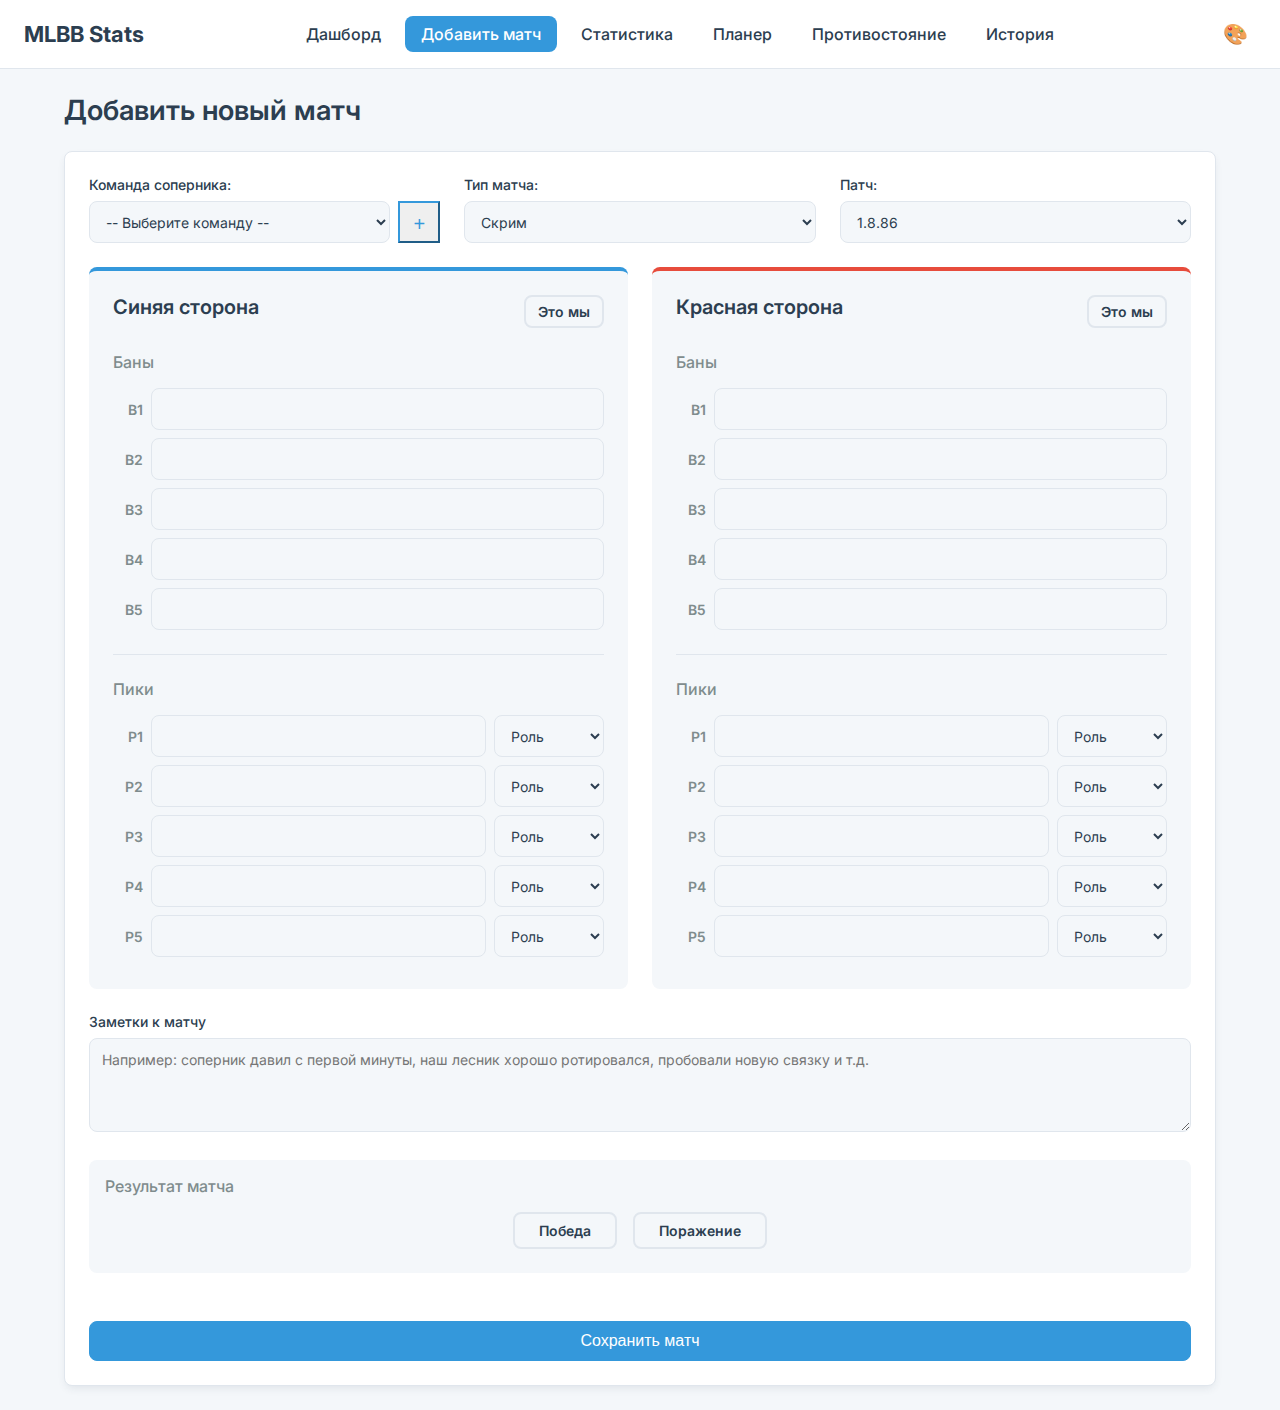
<file: index.html>
<!DOCTYPE html>
<html lang="ru">
<head>
    <meta charset="UTF-8">
    <meta name="viewport" content="width=device-width, initial-scale=1.0">
    <title>Добавить матч - MLBB Stats</title>
    <link rel="preconnect" href="https://fonts.googleapis.com">
    <link rel="preconnect" href="https://fonts.gstatic.com" crossorigin>
    <link href="https://fonts.googleapis.com/css2?family=Inter:wght@400;500;600;700&display=swap" rel="stylesheet">
    <link rel="stylesheet" href="style.css">
</head>
<body>

    <header>
        <div class="logo">MLBB Stats</div>
        <nav>
            <a href="dashboard.html">Дашборд</a>
            <a href="index.html" class="active">Добавить матч</a>
            <a href="stats.html">Статистика</a>
            <a href="planner.html">Планер</a>
            <a href="matchup.html">Противостояние</a>
            <a href="history.html">История</a>
        </nav>
        <button id="theme-toggle" title="Сменить тему">🎨</button>
    </header>

    <main class="container">
        <h1>Добавить новый матч</h1>

        <form id="match-form" class="card">
            <div class="form-row">
                <div class="form-group">
                    <label for="opponent-team-select">Команда соперника:</label>
                    <div class="select-with-add">
                        <select id="opponent-team-select" name="opponent_team" required>
                            <!-- Опции будут добавлены через JS -->
                        </select>
                        <button type="button" id="add-new-opponent-btn" class="add-btn" title="Добавить новую команду">+</button>
                    </div>
                </div>
                <div class="form-group">
                    <label for="match_type">Тип матча:</label>
                    <select id="match_type" name="match_type">
                        <option value="scrim">Скрим</option>
                        <option value="tournament">Турнир</option>
                    </select>
                </div>
                <div class="form-group">
                    <label for="match_patch">Патч:</label>
                    <select id="match_patch" name="match_patch" required>
                        <!-- Патчи будут добавлены через JS -->
                    </select>
                </div>
            </div>

            <div class="form-grid">
                <!-- Блок Синей Стороны -->
                <div class="team-block team-block-blue">
                    <div class="team-header">
                        <h2>Синяя сторона</h2>
                        <div class="side-selector">
                            <input type="radio" id="our_side_is_blue" name="our_team_side" value="blue" required>
                            <label for="our_side_is_blue">Это мы</label>
                        </div>
                    </div>
                    <div class="draft-inputs">
                        <h3>Баны</h3>
                        <div class="draft-input-item"><span class="draft-phase">B1</span><input type="text" class="hero-input blue-ban" autocomplete="off"></div>
                        <div class="draft-input-item"><span class="draft-phase">B2</span><input type="text" class="hero-input blue-ban" autocomplete="off"></div>
                        <div class="draft-input-item"><span class="draft-phase">B3</span><input type="text" class="hero-input blue-ban" autocomplete="off"></div>
                        <div class="draft-input-item"><span class="draft-phase">B4</span><input type="text" class="hero-input blue-ban" autocomplete="off"></div>
                        <div class="draft-input-item"><span class="draft-phase">B5</span><input type="text" class="hero-input blue-ban" autocomplete="off"></div>
                        <hr>
                        <h3>Пики</h3>
                        <div class="draft-input-item"><span class="draft-phase">P1</span><input type="text" class="hero-input blue-pick" autocomplete="off"><select class="hero-role-select blue-pick-role"><option value="" disabled selected>Роль</option><option value="EXP">EXP</option><option value="JUNGLE">JUNGLE</option><option value="MID">MID</option><option value="ROAM">ROAM</option><option value="GOLD">GOLD</option></select></div>
                        <div class="draft-input-item"><span class="draft-phase">P2</span><input type="text" class="hero-input blue-pick" autocomplete="off"><select class="hero-role-select blue-pick-role"><option value="" disabled selected>Роль</option><option value="EXP">EXP</option><option value="JUNGLE">JUNGLE</option><option value="MID">MID</option><option value="ROAM">ROAM</option><option value="GOLD">GOLD</option></select></div>
                        <div class="draft-input-item"><span class="draft-phase">P3</span><input type="text" class="hero-input blue-pick" autocomplete="off"><select class="hero-role-select blue-pick-role"><option value="" disabled selected>Роль</option><option value="EXP">EXP</option><option value="JUNGLE">JUNGLE</option><option value="MID">MID</option><option value="ROAM">ROAM</option><option value="GOLD">GOLD</option></select></div>
                        <div class="draft-input-item"><span class="draft-phase">P4</span><input type="text" class="hero-input blue-pick" autocomplete="off"><select class="hero-role-select blue-pick-role"><option value="" disabled selected>Роль</option><option value="EXP">EXP</option><option value="JUNGLE">JUNGLE</option><option value="MID">MID</option><option value="ROAM">ROAM</option><option value="GOLD">GOLD</option></select></div>
                        <div class="draft-input-item"><span class="draft-phase">P5</span><input type="text" class="hero-input blue-pick" autocomplete="off"><select class="hero-role-select blue-pick-role"><option value="" disabled selected>Роль</option><option value="EXP">EXP</option><option value="JUNGLE">JUNGLE</option><option value="MID">MID</option><option value="ROAM">ROAM</option><option value="GOLD">GOLD</option></select></div>
                    </div>
                </div>
                <!-- Блок Красной Стороны -->
                <div class="team-block team-block-red">
                    <div class="team-header">
                        <h2>Красная сторона</h2>
                        <div class="side-selector">
                            <input type="radio" id="our_side_is_red" name="our_team_side" value="red">
                            <label for="our_side_is_red">Это мы</label>
                        </div>
                    </div>
                    <div class="draft-inputs">
                        <h3>Баны</h3>
                        <div class="draft-input-item"><span class="draft-phase">B1</span><input type="text" class="hero-input red-ban" autocomplete="off"></div>
                        <div class="draft-input-item"><span class="draft-phase">B2</span><input type="text" class="hero-input red-ban" autocomplete="off"></div>
                        <div class="draft-input-item"><span class="draft-phase">B3</span><input type="text" class="hero-input red-ban" autocomplete="off"></div>
                        <div class="draft-input-item"><span class="draft-phase">B4</span><input type="text" class="hero-input red-ban" autocomplete="off"></div>
                        <div class="draft-input-item"><span class="draft-phase">B5</span><input type="text" class="hero-input red-ban" autocomplete="off"></div>
                        <hr>
                        <h3>Пики</h3>
                        <div class="draft-input-item"><span class="draft-phase">P1</span><input type="text" class="hero-input red-pick" autocomplete="off"><select class="hero-role-select red-pick-role"><option value="" disabled selected>Роль</option><option value="EXP">EXP</option><option value="JUNGLE">JUNGLE</option><option value="MID">MID</option><option value="ROAM">ROAM</option><option value="GOLD">GOLD</option></select></div>
                        <div class="draft-input-item"><span class="draft-phase">P2</span><input type="text" class="hero-input red-pick" autocomplete="off"><select class="hero-role-select red-pick-role"><option value="" disabled selected>Роль</option><option value="EXP">EXP</option><option value="JUNGLE">JUNGLE</option><option value="MID">MID</option><option value="ROAM">ROAM</option><option value="GOLD">GOLD</option></select></div>
                        <div class="draft-input-item"><span class="draft-phase">P3</span><input type="text" class="hero-input red-pick" autocomplete="off"><select class="hero-role-select red-pick-role"><option value="" disabled selected>Роль</option><option value="EXP">EXP</option><option value="JUNGLE">JUNGLE</option><option value="MID">MID</option><option value="ROAM">ROAM</option><option value="GOLD">GOLD</option></select></div>
                        <div class="draft-input-item"><span class="draft-phase">P4</span><input type="text" class="hero-input red-pick" autocomplete="off"><select class="hero-role-select red-pick-role"><option value="" disabled selected>Роль</option><option value="EXP">EXP</option><option value="JUNGLE">JUNGLE</option><option value="MID">MID</option><option value="ROAM">ROAM</option><option value="GOLD">GOLD</option></select></div>
                        <div class="draft-input-item"><span class="draft-phase">P5</span><input type="text" class="hero-input red-pick" autocomplete="off"><select class="hero-role-select red-pick-role"><option value="" disabled selected>Роль</option><option value="EXP">EXP</option><option value="JUNGLE">JUNGLE</option><option value="MID">MID</option><option value="ROAM">ROAM</option><option value="GOLD">GOLD</option></select></div>
                    </div>
                </div>
            </div>

            <div class="form-group" style="margin-top: 24px;">
                <label for="match-notes">Заметки к матчу</label>
                <textarea id="match-notes" rows="4" placeholder="Например: соперник давил с первой минуты, наш лесник хорошо ротировался, пробовали новую связку и т.д."></textarea>
            </div>

            <div class="result-block">
                <h3>Результат матча</h3>
                <div class="radio-group">
                    <input type="radio" id="win" name="result" value="win" required>
                    <label for="win" class="result-label win">Победа</label>
                    <input type="radio" id="loss" name="result" value="loss">
                    <label for="loss" class="result-label loss">Поражение</label>
                </div>
            </div>

            <button type="submit" class="btn btn-primary">Сохранить матч</button>
        </form>
    </main>

    <div id="autocomplete-container" class="autocomplete-suggestions"></div>
    
<div id="toast-container"></div>
    <script type="module" src="js/main.js"></script>
</body>
</html>
</file>
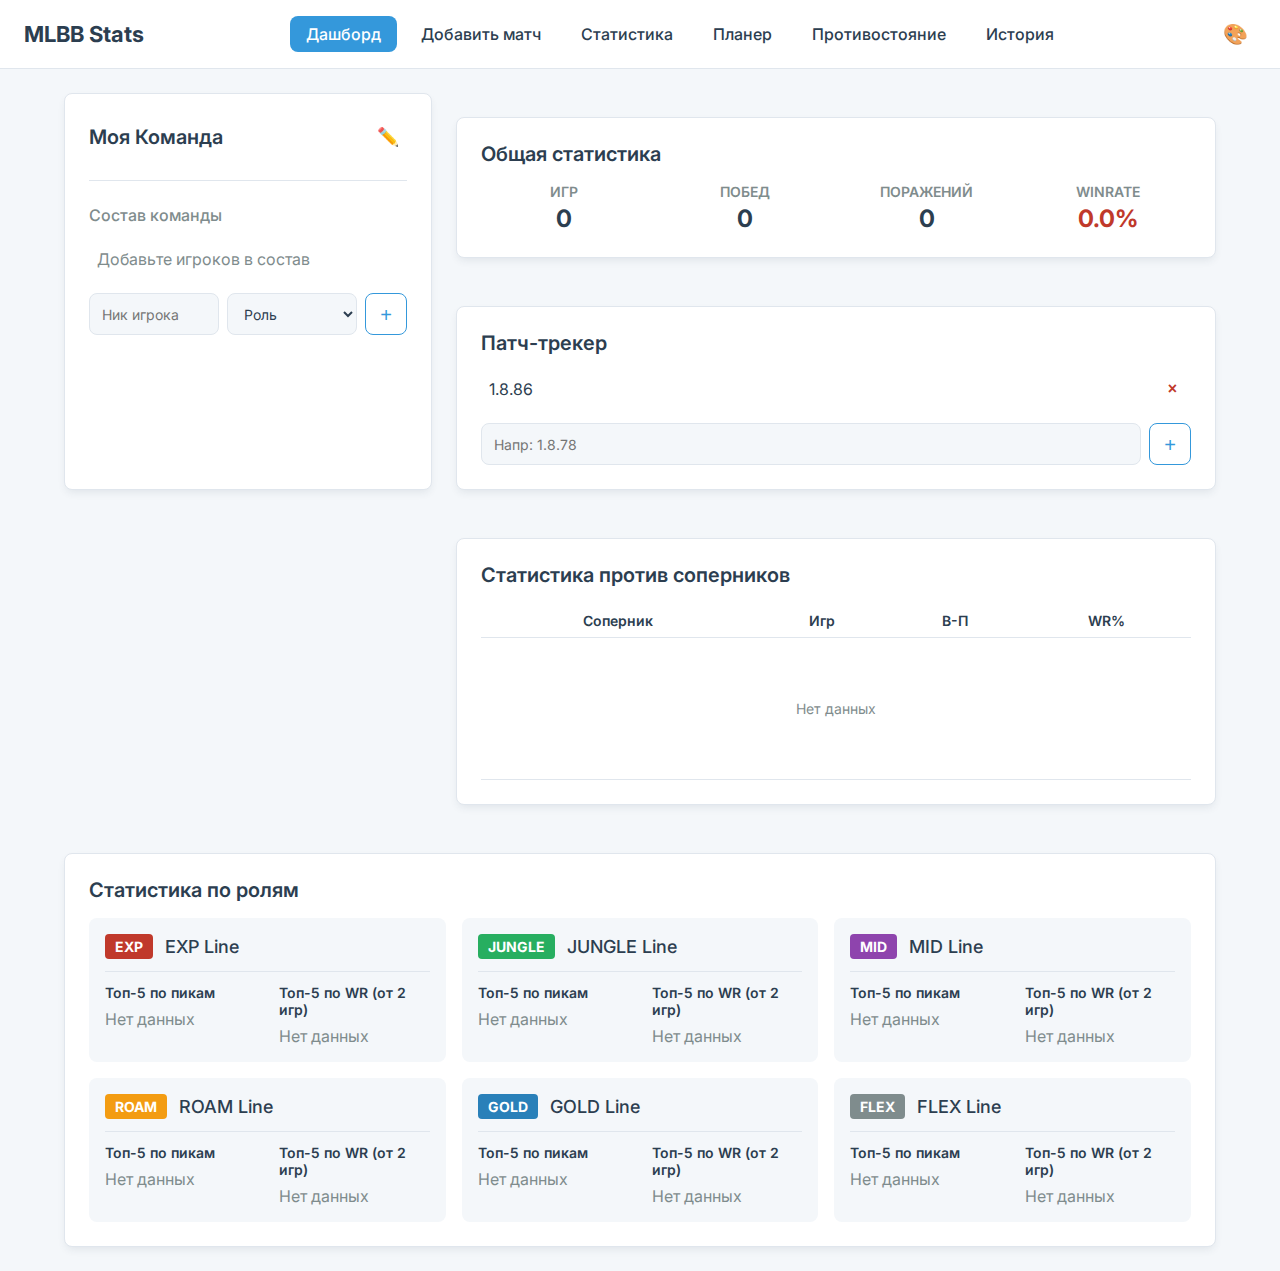
<file: dashboard.html>
<!DOCTYPE html>
<html lang="ru">
<head>
    <meta charset="UTF-8">
    <meta name="viewport" content="width=device-width, initial-scale=1.0">
    <title>Дашборд - MLBB Stats</title>
    <link rel="preconnect" href="https://fonts.googleapis.com">
    <link rel="preconnect" href="https://fonts.gstatic.com" crossorigin>
    <link href="https://fonts.googleapis.com/css2?family=Inter:wght@400;500;600;700&display=swap" rel="stylesheet">
    <link rel="stylesheet" href="style.css">
</head>
<body>

    <header>
        <div class="logo">MLBB Stats</div>
        <nav>
            <a href="dashboard.html" class="active">Дашборд</a>
            <a href="index.html">Добавить матч</a>
            <a href="stats.html">Статистика</a>
            <a href="planner.html">Планер</a>
            <a href="matchup.html">Противостояние</a>
            <a href="history.html">История</a>
        </nav>
        <button id="theme-toggle" title="Сменить тему">🎨</button>
    </header>

    <main class="container" id="dashboard-container">
        <div class="dashboard-grid">
            <!-- Блок информации о команде -->
            <div class="card team-info-card">
                <div class="card-header-flex">
                    <h2 id="team-name-display">Название команды</h2>
                    <button id="edit-team-name-btn" class="btn-icon" title="Редактировать название">✏️</button>
                </div>
                <hr>
                <h3>Состав команды</h3>
                <ul id="roster-list" class="roster-list">
                    <!-- Состав будет загружен из JS -->
                </ul>
                <form id="add-player-form" class="add-player-form">
                    <input type="text" id="new-player-nickname" placeholder="Ник игрока" required>
                    <select id="new-player-role" required>
                        <option value="" disabled selected>Роль</option>
                        <option value="EXP">EXP</option>
                        <option value="JUNGLE">JUNGLE</option>
                        <option value="MID">MID</option>
                        <option value="ROAM">ROAM</option>
                        <option value="GOLD">GOLD</option>
                         <option value="FLEX">FLEX</option>
                    </select>
                    <button type="submit" class="btn add-btn">+</button>
                </form>
            </div>
            
            <!-- Блок общей статистики -->
            <div class="card overall-stats-card">
                 <h2>Общая статистика</h2>
                 <div id="overall-stats-content" class="stats-summary-grid">
                     <!-- Статистика будет загружена из JS -->
                 </div>
            </div>

            <!-- Блок патч-трекера -->
            <div class="card patch-tracker-card">
                <h2>Патч-трекер</h2>
                <ul id="patch-list" class="patch-list">
                    <!-- Список патчей -->
                </ul>
                 <form id="add-patch-form" class="add-player-form">
                    <input type="text" id="new-patch-name" placeholder="Напр: 1.8.78" required>
                    <button type="submit" class="btn add-btn">+</button>
                </form>
            </div>

            <!-- Блок статистики по ролям (НОВАЯ СТРУКТУРА) -->
            <div class="card role-stats-card-full">
                 <h2>Статистика по ролям</h2>
                 <div id="dashboard-role-stats-container" class="dashboard-role-stats-container">
                     <!-- Блоки для каждой роли будут вставлены сюда через JS -->
                 </div>
            </div>

             <!-- Блок статистики против соперников -->
            <div class="card opponent-stats-card">
                 <h2>Статистика против соперников</h2>
                 <div class="table-container-simple">
                     <table class="modal-table">
                        <thead><tr><th>Соперник</th><th>Игр</th><th>В-П</th><th>WR%</th></tr></thead>
                        <tbody id="dashboard-opponent-stats-body"></tbody>
                    </table>
                </div>
            </div>
        </div>
    </main>
    
<div id="toast-container"></div>
    <script type="module" src="js/main.js"></script>
</body>
</html>
</file>
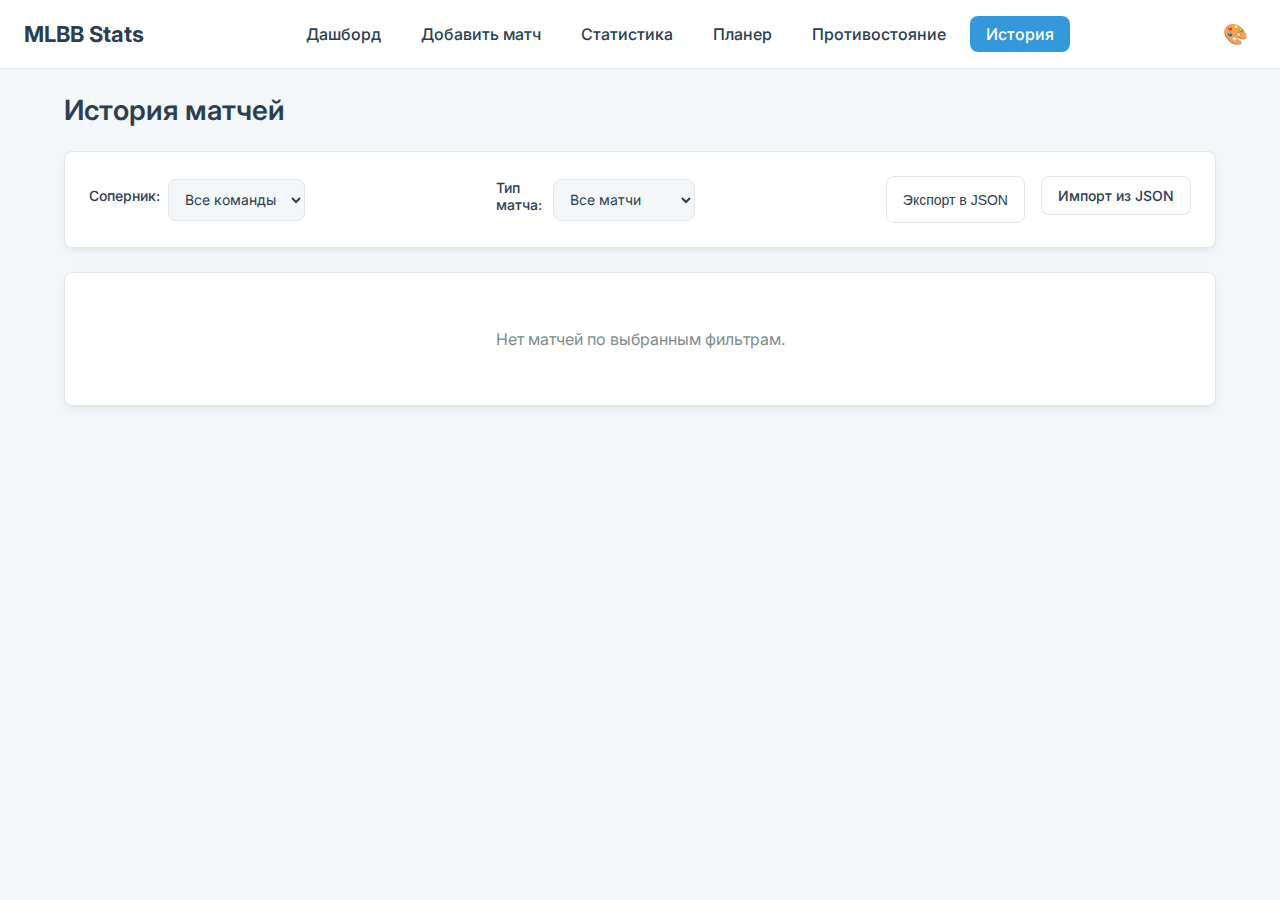
<file: history.html>
<!DOCTYPE html>
<html lang="ru">
<head>
    <meta charset="UTF-8">
    <meta name="viewport" content="width=device-width, initial-scale=1.0">
    <title>История матчей - MLBB Stats</title>
    <link rel="preconnect" href="https://fonts.googleapis.com">
    <link rel="preconnect" href="https://fonts.gstatic.com" crossorigin>
    <link href="https://fonts.googleapis.com/css2?family=Inter:wght@400;500;600;700&display=swap" rel="stylesheet">
    <link rel="stylesheet" href="style.css">
</head>
<body>

    <header>
        <div class="logo">MLBB Stats</div>
        <nav>
            <a href="dashboard.html">Дашборд</a>
            <a href="index.html">Добавить матч</a>
            <a href="stats.html">Статистика</a>
            <a href="planner.html">Планер</a>
            <a href="matchup.html">Противостояние</a>
            <a href="history.html" class="active">История</a>
        </nav>
        <button id="theme-toggle" title="Сменить тему">🎨</button>
    </header>

    <main class="container">
        <h1>История матчей</h1>

        <div class="controls card">
             <div class="filter-group">
                <label for="history-opponent-filter">Соперник:</label>
                <select id="history-opponent-filter">
                    <option value="all">Все команды</option>
                </select>
            </div>
            <div class="filter-group">
                <label for="history-type-filter">Тип матча:</label>
                <select id="history-type-filter">
                    <option value="all">Все матчи</option>
                    <option value="scrim">Скримы</option>
                    <option value="tournament">Турниры</option>
                </select>
            </div>
            <div class="data-management-controls">
                <button id="export-data-btn" class="btn">Экспорт в JSON</button>
                <label for="import-file-input" class="btn">Импорт из JSON</label>
                <input type="file" id="import-file-input" accept=".json" style="display: none;">
            </div>
        </div>

        <div id="history-container">
            <!-- Карточки матчей будут вставлены сюда -->
        </div>
    </main>

    <!-- Модальное окно для редактирования матча -->
    <div id="edit-match-modal" class="modal-overlay" style="display: none;">
        <div class="modal-content large">
            <div class="modal-header">
                <h2>Редактировать матч</h2>
                <button id="edit-modal-close-btn" class="close-btn">&times;</button>
            </div>
            <div class="modal-body">
                <form id="edit-match-form">
                    <input type="hidden" id="edit-match-id">
                    <div class="form-row">
                        <div class="form-group">
                            <label for="edit-opponent-team-select">Команда соперника:</label>
                             <select id="edit-opponent-team-select" required></select>
                        </div>
                        <div class="form-group">
                            <label for="edit-match_type">Тип матча:</label>
                            <select id="edit-match_type">
                                <option value="scrim">Скрим</option>
                                <option value="tournament">Турнир</option>
                            </select>
                        </div>
                        <div class="form-group">
                            <label for="edit-match_patch">Патч:</label>
                            <select id="edit-match_patch" required></select>
                        </div>
                    </div>

                    <div class="form-grid">
                        <!-- Синяя сторона (редактирование) -->
                        <div class="team-block team-block-blue">
                            <div class="team-header"><h2>Синяя сторона</h2><div class="side-selector"><input type="radio" id="edit_our_side_is_blue" name="edit_our_team_side" value="blue" required><label for="edit_our_side_is_blue">Это мы</label></div></div>
                            <div class="draft-inputs">
                                <h3>Баны</h3>
                                <div class="draft-input-item"><span class="draft-phase">B1</span><input type="text" class="hero-input edit-blue-ban" autocomplete="off"></div>
                                <div class="draft-input-item"><span class="draft-phase">B2</span><input type="text" class="hero-input edit-blue-ban" autocomplete="off"></div>
                                <div class="draft-input-item"><span class="draft-phase">B3</span><input type="text" class="hero-input edit-blue-ban" autocomplete="off"></div>
                                <div class="draft-input-item"><span class="draft-phase">B4</span><input type="text" class="hero-input edit-blue-ban" autocomplete="off"></div>
                                <div class="draft-input-item"><span class="draft-phase">B5</span><input type="text" class="hero-input edit-blue-ban" autocomplete="off"></div>
                                <hr><h3>Пики</h3>
                                <div class="draft-input-item"><span class="draft-phase">P1</span><input type="text" class="hero-input edit-blue-pick" autocomplete="off"><select class="hero-role-select edit-blue-pick-role"><option value="">Роль</option><option value="EXP">EXP</option><option value="JUNGLE">JUNGLE</option><option value="MID">MID</option><option value="ROAM">ROAM</option><option value="GOLD">GOLD</option></select></div>
                                <div class="draft-input-item"><span class="draft-phase">P2</span><input type="text" class="hero-input edit-blue-pick" autocomplete="off"><select class="hero-role-select edit-blue-pick-role"><option value="">Роль</option><option value="EXP">EXP</option><option value="JUNGLE">JUNGLE</option><option value="MID">MID</option><option value="ROAM">ROAM</option><option value="GOLD">GOLD</option></select></div>
                                <div class="draft-input-item"><span class="draft-phase">P3</span><input type="text" class="hero-input edit-blue-pick" autocomplete="off"><select class="hero-role-select edit-blue-pick-role"><option value="">Роль</option><option value="EXP">EXP</option><option value="JUNGLE">JUNGLE</option><option value="MID">MID</option><option value="ROAM">ROAM</option><option value="GOLD">GOLD</option></select></div>
                                <div class="draft-input-item"><span class="draft-phase">P4</span><input type="text" class="hero-input edit-blue-pick" autocomplete="off"><select class="hero-role-select edit-blue-pick-role"><option value="">Роль</option><option value="EXP">EXP</option><option value="JUNGLE">JUNGLE</option><option value="MID">MID</option><option value="ROAM">ROAM</option><option value="GOLD">GOLD</option></select></div>
                                <div class="draft-input-item"><span class="draft-phase">P5</span><input type="text" class="hero-input edit-blue-pick" autocomplete="off"><select class="hero-role-select edit-blue-pick-role"><option value="">Роль</option><option value="EXP">EXP</option><option value="JUNGLE">JUNGLE</option><option value="MID">MID</option><option value="ROAM">ROAM</option><option value="GOLD">GOLD</option></select></div>
                            </div>
                        </div>
                        <!-- Красная сторона (редактирование) -->
                        <div class="team-block team-block-red">
                            <div class="team-header"><h2>Красная сторона</h2><div class="side-selector"><input type="radio" id="edit_our_side_is_red" name="edit_our_team_side" value="red"><label for="edit_our_side_is_red">Это мы</label></div></div>
                            <div class="draft-inputs">
                                <h3>Баны</h3>
                                <div class="draft-input-item"><span class="draft-phase">B1</span><input type="text" class="hero-input edit-red-ban" autocomplete="off"></div>
                                <div class="draft-input-item"><span class="draft-phase">B2</span><input type="text" class="hero-input edit-red-ban" autocomplete="off"></div>
                                <div class="draft-input-item"><span class="draft-phase">B3</span><input type="text" class="hero-input edit-red-ban" autocomplete="off"></div>
                                <div class="draft-input-item"><span class="draft-phase">B4</span><input type="text" class="hero-input edit-red-ban" autocomplete="off"></div>
                                <div class="draft-input-item"><span class="draft-phase">B5</span><input type="text" class="hero-input edit-red-ban" autocomplete="off"></div>
                                <hr><h3>Пики</h3>
                                <div class="draft-input-item"><span class="draft-phase">P1</span><input type="text" class="hero-input edit-red-pick" autocomplete="off"><select class="hero-role-select edit-red-pick-role"><option value="">Роль</option><option value="EXP">EXP</option><option value="JUNGLE">JUNGLE</option><option value="MID">MID</option><option value="ROAM">ROAM</option><option value="GOLD">GOLD</option></select></div>
                                <div class="draft-input-item"><span class="draft-phase">P2</span><input type="text" class="hero-input edit-red-pick" autocomplete="off"><select class="hero-role-select edit-red-pick-role"><option value="">Роль</option><option value="EXP">EXP</option><option value="JUNGLE">JUNGLE</option><option value="MID">MID</option><option value="ROAM">ROAM</option><option value="GOLD">GOLD</option></select></div>
                                <div class="draft-input-item"><span class="draft-phase">P3</span><input type="text" class="hero-input edit-red-pick" autocomplete="off"><select class="hero-role-select edit-red-pick-role"><option value="">Роль</option><option value="EXP">EXP</option><option value="JUNGLE">JUNGLE</option><option value="MID">MID</option><option value="ROAM">ROAM</option><option value="GOLD">GOLD</option></select></div>
                                <div class="draft-input-item"><span class="draft-phase">P4</span><input type="text" class="hero-input edit-red-pick" autocomplete="off"><select class="hero-role-select edit-red-pick-role"><option value="">Роль</option><option value="EXP">EXP</option><option value="JUNGLE">JUNGLE</option><option value="MID">MID</option><option value="ROAM">ROAM</option><option value="GOLD">GOLD</option></select></div>
                                <div class="draft-input-item"><span class="draft-phase">P5</span><input type="text" class="hero-input edit-red-pick" autocomplete="off"><select class="hero-role-select edit-red-pick-role"><option value="">Роль</option><option value="EXP">EXP</option><option value="JUNGLE">JUNGLE</option><option value="MID">MID</option><option value="ROAM">ROAM</option><option value="GOLD">GOLD</option></select></div>
                            </div>
                        </div>
                    </div>
                    <div class="form-group" style="margin-top: 24px;"><label for="edit-match-notes">Заметки к матчу</label><textarea id="edit-match-notes" rows="4"></textarea></div>
                    <div class="result-block"><h3>Результат матча</h3><div class="radio-group"><input type="radio" id="edit_win" name="edit_result" value="win" required><label for="edit_win" class="result-label win">Победа</label><input type="radio" id="edit_loss" name="edit_result" value="loss"><label for="edit_loss" class="result-label loss">Поражение</label></div></div>
                    <button type="submit" class="btn btn-primary">Сохранить изменения</button>
                </form>
            </div>
        </div>
    </div>
    
    <div id="autocomplete-container" class="autocomplete-suggestions"></div>

<div id="toast-container"></div>
    <script type="module" src="js/main.js"></script>
</body>
</html>
</file>
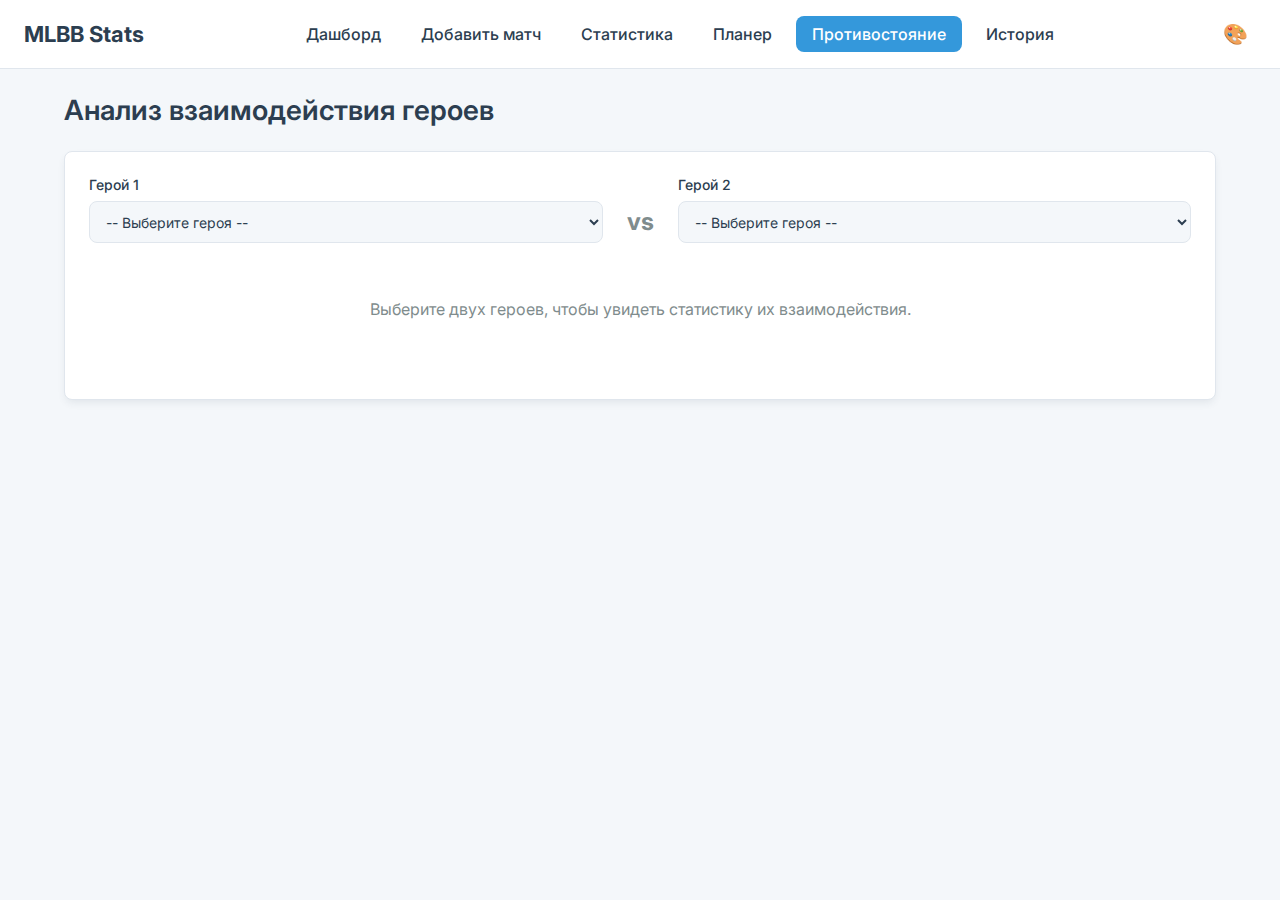
<file: matchup.html>
<!DOCTYPE html>
<html lang="ru">
<head>
    <meta charset="UTF-8">
    <meta name="viewport" content="width=device-width, initial-scale=1.0">
    <title>Противостояние - MLBB Stats</title>
    <link rel="preconnect" href="https://fonts.googleapis.com">
    <link rel="preconnect" href="https://fonts.gstatic.com" crossorigin>
    <link href="https://fonts.googleapis.com/css2?family=Inter:wght@400;500;600;700&display=swap" rel="stylesheet">
    <link rel="stylesheet" href="style.css">
</head>
<body>

    <header>
        <div class="logo">MLBB Stats</div>
        <nav>
            <a href="dashboard.html">Дашборд</a>
            <a href="index.html">Добавить матч</a>
            <a href="stats.html">Статистика</a>
            <a href="planner.html">Планер</a>
            <a href="matchup.html" class="active">Противостояние</a>
            <a href="history.html">История</a>
        </nav>
        <button id="theme-toggle" title="Сменить тему">🎨</button>
    </header>

    <main class="container">
        <h1>Анализ взаимодействия героев</h1>
        
        <div id="matchup-container" class="card">
            <div class="matchup-controls">
                <div class="form-group">
                    <label for="hero1-select">Герой 1</label>
                    <select id="hero1-select"></select>
                </div>
                <div class="versus-icon">vs</div>
                <div class="form-group">
                    <label for="hero2-select">Герой 2</label>
                    <select id="hero2-select"></select>
                </div>
            </div>

            <div id="matchup-results-container" class="matchup-results" style="display: none;">
                <hr>
                <div class="result-section">
                    <h2>Синергия (в одной команде)</h2>
                    <div id="synergy-result-card" class="matchup-stat-card"></div>
                </div>
                <div class="result-section">
                    <h2>Противостояние (в разных командах)</h2>
                    <div id="matchup-result-card" class="matchup-stat-card"></div>
                </div>
            </div>
            
            <div id="no-data-placeholder" class="empty-state">
                <p>Выберите двух героев, чтобы увидеть статистику их взаимодействия.</p>
            </div>
        </div>
    </main>
    
<div id="toast-container"></div>
    <script type="module" src="js/main.js"></script>
</body>
</html>
</file>
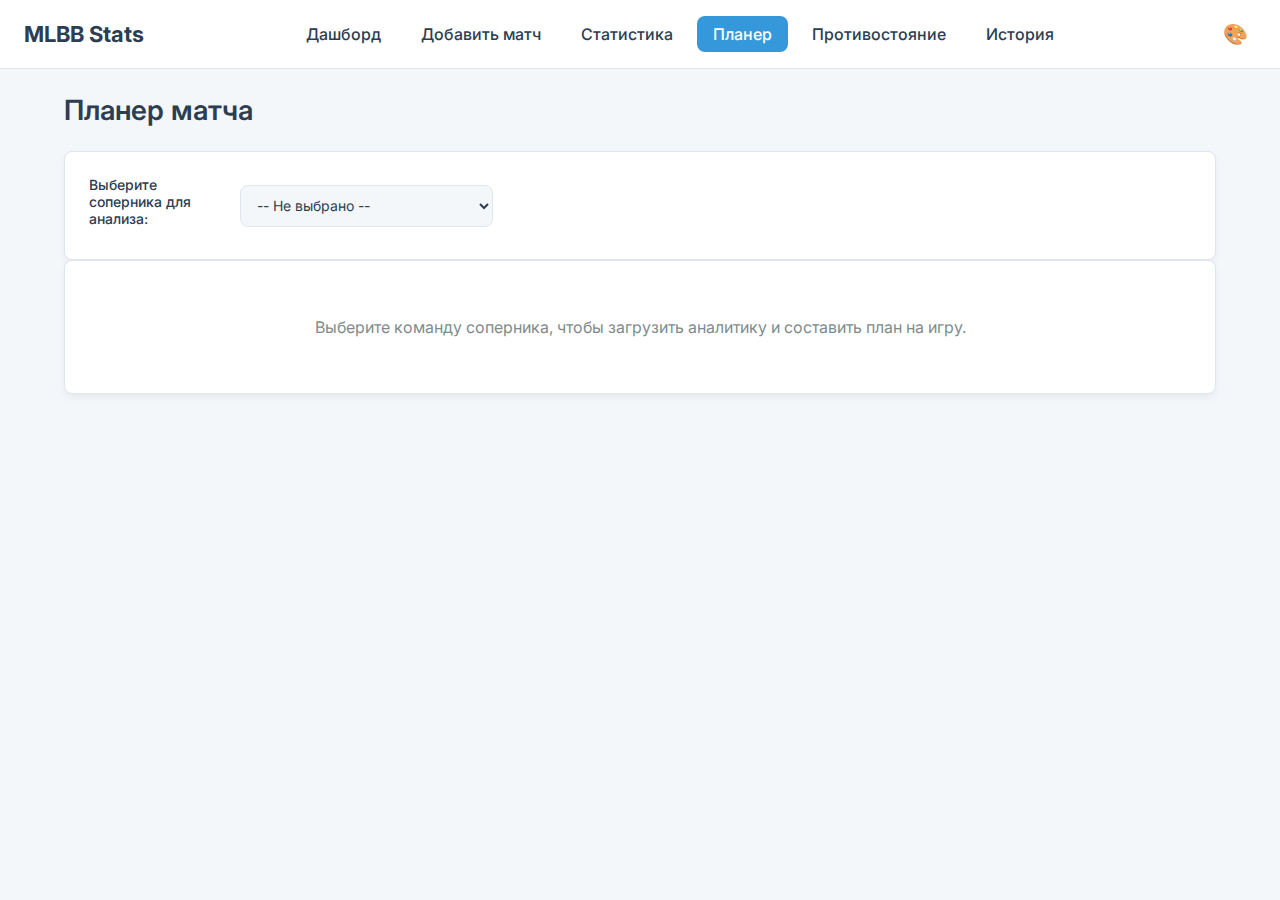
<file: planner.html>
<!DOCTYPE html>
<html lang="ru">
<head>
    <meta charset="UTF-8">
    <meta name="viewport" content="width=device-width, initial-scale=1.0">
    <title>Планер - MLBB Stats</title>
    <link rel="preconnect" href="https://fonts.googleapis.com">
    <link rel="preconnect" href="https://fonts.gstatic.com" crossorigin>
    <link href="https://fonts.googleapis.com/css2?family=Inter:wght@400;500;600;700&display=swap" rel="stylesheet">
    <link rel="stylesheet" href="style.css">
</head>
<body>

    <header>
        <div class="logo">MLBB Stats</div>
        <nav>
            <a href="dashboard.html">Дашборд</a>
            <a href="index.html">Добавить матч</a>
            <a href="stats.html">Статистика</a>
            <a href="planner.html" class="active">Планер</a>
            <a href="matchup.html">Противостояние</a>
            <a href="history.html">История</a>
        </nav>
        <button id="theme-toggle" title="Сменить тему">🎨</button>
    </header>

    <main class="container">
        <h1>Планер матча</h1>
        
        <div class="controls card">
            <div class="filter-group">
                <label for="planner-opponent-select">Выберите соперника для анализа:</label>
                <select id="planner-opponent-select">
                    <option value="">-- Не выбрано --</option>
                </select>
            </div>
        </div>

        <div id="planner-content" style="display: none;">
            <div class="planner-grid-new">
                <!-- План на игру -->
                <div class="card planner-card-new full-width">
                    <h3>План на игру против <span class="planner-opponent-name"></span></h3>
                    <textarea id="game-plan-notes" placeholder="Опишите здесь вашу стратегию, ключевые пики, баны и цели на игру..."></textarea>
                </div>
                
                <!-- Анализ H2H и по сторонам -->
                <div class="card planner-card-new">
                    <h3>Статистика H2H</h3>
                    <div id="planner-h2h-stats" class="stats-summary-grid"></div>
                    <hr>
                    <h3>Анализ по сторонам</h3>
                    <div id="planner-side-stats" class="stats-summary-grid side-stats"></div>
                </div>

                <!-- Сигнатурные герои соперника -->
                <div class="card planner-card-new">
                    <h3>Сигнатурные герои <span class="planner-opponent-name"></span> (Топ-10)</h3>
                    <div class="table-container-simple">
                         <table class="modal-table">
                            <thead><tr><th>Герой</th><th>Пиков</th><th>WR%</th></tr></thead>
                            <tbody id="planner-opponent-signatures"></tbody>
                        </table>
                    </div>
                </div>

                <!-- Сильнейшие дуэты соперника -->
                 <div class="card planner-card-new">
                    <h3>Сильнейшие дуэты <span class="planner-opponent-name"></span> (Топ-10)</h3>
                     <div class="table-container-simple">
                        <table class="modal-table">
                            <thead><tr><th>Герои</th><th>Игр</th><th>WR%</th></tr></thead>
                            <tbody id="planner-opponent-synergy"></tbody>
                        </table>
                    </div>
                </div>

                <!-- Анализ ролей соперника -->
                <div class="card planner-card-new full-width">
                    <h3>Анализ ролей <span class="planner-opponent-name"></span></h3>
                    <div id="planner-opponent-roles" class="dashboard-role-stats-container">
                        <!-- Сюда будет вставлена аналитика по ролям соперника -->
                    </div>
                </div>
                
                <!-- История встреч (НОВЫЙ БЛОК) -->
                <div class="card planner-card-new full-width">
                    <h3>История встреч</h3>
                    <div class="controls" style="padding: 0; box-shadow: none; border: none; justify-content: flex-start; margin-bottom: 16px;">
                        <div class="filter-group">
                            <span>Показать последние:</span>
                            <button class="btn active" data-limit="5">5 игр</button>
                            <button class="btn" data-limit="10">10 игр</button>
                            <button class="btn" data-limit="15">15 игр</button>
                            <button class="btn" data-limit="20">20 игр</button>
                        </div>
                    </div>
                    <div id="planner-match-history">
                        <!-- Сюда будут вставляться карточки матчей -->
                    </div>
                </div>

                <!-- Советы по пикам -->
                 <div class="card planner-card-new full-width">
                    <h3>Советы по пикам (против Топ-10 угроз)</h3>
                    <div id="planner-pick-advice" class="pick-advice-container-new">
                        <!-- Сюда будут вставлены советы в новом формате -->
                    </div>
                </div>
            </div>
        </div>

        <div id="planner-placeholder" class="card empty-state">
            <p>Выберите команду соперника, чтобы загрузить аналитику и составить план на игру.</p>
        </div>
    </main>
    
    <div id="toast-container"></div>
    <script type="module" src="js/main.js"></script>
</body>
</html>
</file>
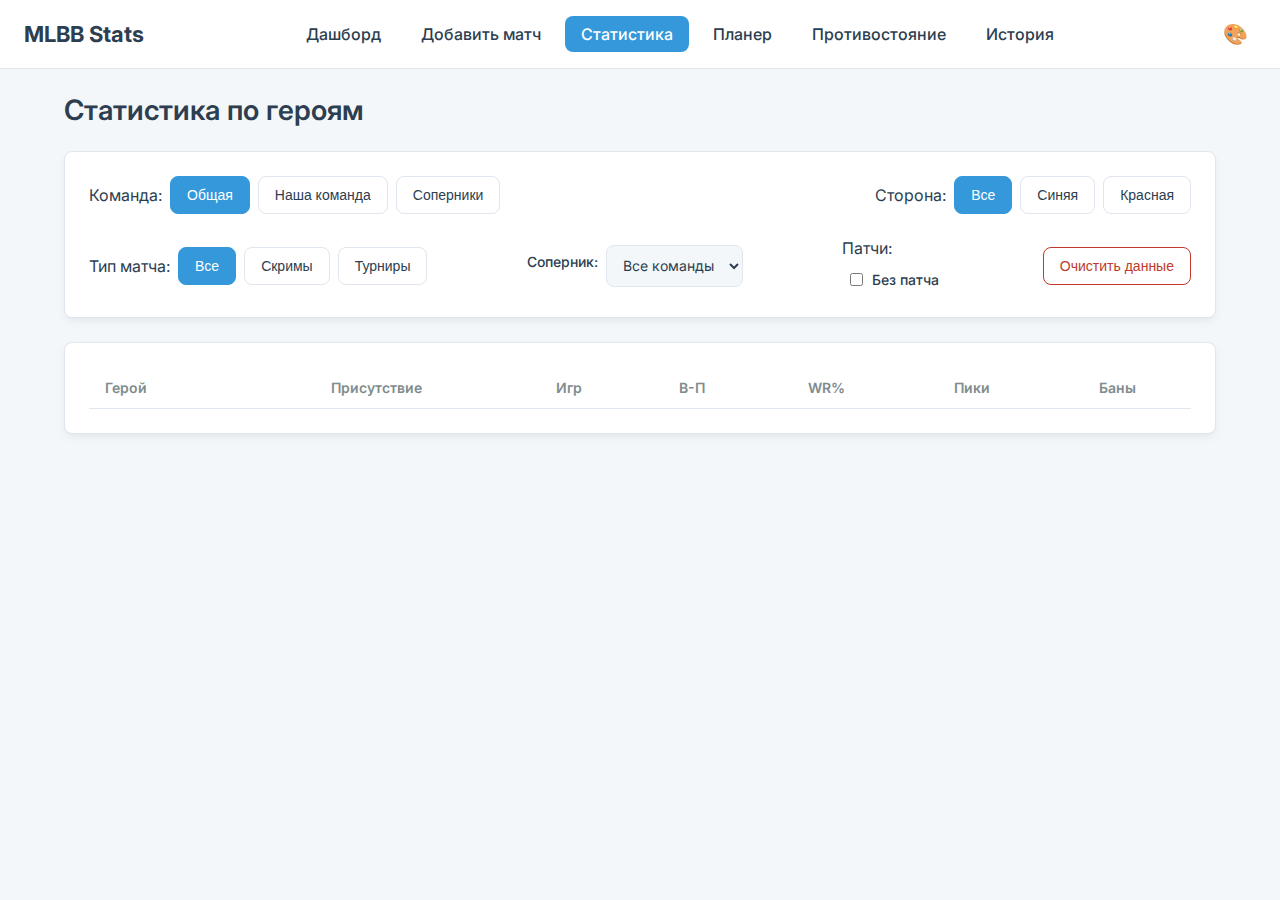
<file: stats.html>
<!DOCTYPE html>
<html lang="ru">
<head>
    <meta charset="UTF-8">
    <meta name="viewport" content="width=device-width, initial-scale=1.0">
    <title>Статистика - MLBB Stats</title>
    <link rel="preconnect" href="https://fonts.googleapis.com">
    <link rel="preconnect" href="https://fonts.gstatic.com" crossorigin>
    <link href="https://fonts.googleapis.com/css2?family=Inter:wght@400;500;600;700&display=swap" rel="stylesheet">
    <link rel="stylesheet" href="style.css">
</head>
<body>

    <header>
        <div class="logo">MLBB Stats</div>
        <nav>
            <a href="dashboard.html">Дашборд</a>
            <a href="index.html">Добавить матч</a>
            <a href="stats.html" class="active">Статистика</a>
            <a href="planner.html">Планер</a>
            <a href="matchup.html">Противостояние</a>
            <a href="history.html">История</a>
        </nav>
        <button id="theme-toggle" title="Сменить тему">🎨</button>
    </header>

    <main class="container">
        <h1>Статистика по героям</h1>
        
         <div class="controls card">
            <div class="filter-group">
                <span>Команда:</span>
                <button class="btn active" data-filter="overall">Общая</button>
                <button class="btn" data-filter="our_team">Наша команда</button>
                <button class="btn" data-filter="opponent_team">Соперники</button>
            </div>
            <div class="filter-group">
                <span>Сторона:</span>
                <button class="btn active" data-side-filter="all">Все</button>
                <button class="btn" data-side-filter="blue">Синяя</button>
                <button class="btn" data-side-filter="red">Красная</button>
            </div>
            <div class="filter-group">
                <span>Тип матча:</span>
                <button class="btn active" data-type-filter="all">Все</button>
                <button class="btn" data-type-filter="scrim">Скримы</button>
                <button class="btn" data-type-filter="tournament">Турниры</button>
            </div>
            <div class="filter-group">
                <label for="opponent-filter">Соперник:</label>
                <select id="opponent-filter">
                    <option value="all">Все команды</option>
                </select>
            </div>
            <div class="filter-group-column">
                <span>Патчи:</span>
                <div id="patch-filter-container" class="filter-checkbox-group">
                    <label for="patch-cb-none">
                        <input type="checkbox" id="patch-cb-none" value="no_patch">
                        Без патча
                    </label>
                    <!-- Динамические чекбоксы патчей будут вставлены сюда -->
                </div>
            </div>
            <button id="clear-data-btn" class="btn btn-danger">Очистить данные</button>
        </div>

        <div class="table-container card">
            <table id="stats-table">
                <thead>
                    <tr>
                        <th class="sortable" data-sort-key="hero" style="text-align: left;">Герой</th>
                        <th class="sortable" data-sort-key="presence">Присутствие</th>
                        <th class="sortable" data-sort-key="totalGames">Игр</th>
                        <th class="sortable" data-sort-key="wins">В-П</th>
                        <th class="sortable" data-sort-key="winrate">WR%</th>
                        <th class="sortable" data-sort-key="picks">Пики</th>
                        <th class="sortable" data-sort-key="bans">Баны</th>
                    </tr>
                </thead>
                <tbody id="stats-tbody">
                </tbody>
            </table>
        </div>
    </main>

    <div id="synergy-modal" class="modal-overlay" style="display: none;">
        <div class="modal-content">
            <div class="modal-header">
                <h2 id="modal-hero-name"></h2>
                <button id="modal-close-btn" class="close-btn">&times;</button>
            </div>
            <div class="modal-body">
                <div class="column">
                    <h3>Статистика по ролям</h3>
                    <table class="modal-table">
                        <thead><tr><th>Роль</th><th>Игр</th><th>В-П</th><th>WR%</th></tr></thead>
                        <tbody id="role-stats-body"></tbody>
                    </table>
                </div>
                <div class="column">
                    <h3>Синергия (Топ-10)</h3>
                    <table class="modal-table">
                        <thead><tr><th>Герой</th><th>Игр</th><th>В-П</th><th>WR%</th></tr></thead>
                        <tbody id="synergy-table-body"></tbody>
                    </table>
                </div>
                <div class="column">
                    <h3>Противостояние</h3>
                    <h4>Успех против (Топ-5)</h4>
                    <table class="modal-table">
                         <thead><tr><th>Герой</th><th>Игр</th><th>В-П</th><th>WR%</th></tr></thead>
                        <tbody id="best-matchup-body"></tbody>
                    </table>
                    <h4 style="margin-top: 16px;">Слабость против (Топ-5)</h4>
                     <table class="modal-table">
                         <thead><tr><th>Герой</th><th>Игр</th><th>В-П</th><th>WR%</th></tr></thead>
                        <tbody id="worst-matchup-body"></tbody>
                    </table>
                </div>
                <div class="column">
                    <h3>Позиция на драфте</h3>
                    <table class="modal-table">
                        <thead><tr><th>Фаза</th><th>Синие</th><th>Красные</th></tr></thead>
                        <tbody id="draft-table-body"></tbody>
                    </table>
                </div>
            </div>
        </div>
    </div>
    
    <div id="toast-container"></div>
    <script type="module" src="js/main.js"></script>
</body>
</html>
</file>
<file: style.css>
/* --- ОСНОВНЫЕ ПЕРЕМЕННЫЕ И СТИЛИ --- */
:root {
    --font-family: 'Inter', -apple-system, BlinkMacSystemFont, 'Segoe UI', Roboto, sans-serif;
    --border-radius: 8px;
    --transition-speed: 0.2s;
    --bg-light: #f4f7fa;
    --card-bg-light: #ffffff;
    --text-light: #2c3e50;
    --text-muted-light: #7f8c8d;
    --border-light: #e0e6ed;
    --accent-light: #3498db;
    --accent-hover-light: #2980b9;
    --win-light: #27ae60;
    --loss-light: #c0392b;
    --shadow-light: rgba(44, 62, 80, 0.1);
}
body.dark-mode {
    --bg-light: #1c2128;
    --card-bg-light: #22272e;
    --text-light: #cdd9e5;
    --text-muted-light: #768390;
    --border-light: #373e47;
    --accent-light: #58a6ff;
    --accent-hover-light: #79b8ff;
    --win-light: #56d364;
    --loss-light: #f85149;
    --shadow-light: rgba(20, 20, 20, 0.2);
}
* { box-sizing: border-box; }
body { font-family: var(--font-family); background-color: var(--bg-light); color: var(--text-light); margin: 0; transition: background-color var(--transition-speed), color var(--transition-speed); }
.container { max-width: 1200px; margin: 0 auto; padding: 24px; }
h1, h2, h3, h4 { margin-top: 0; font-weight: 600; }
h1 { font-size: 28px; margin-bottom: 24px; }
h2 { font-size: 20px; }
h3 { font-size: 16px; font-weight: 500; color: var(--text-muted-light); }
hr { border: none; height: 1px; background-color: var(--border-light); margin: 24px 0; }
.card { background-color: var(--card-bg-light); border-radius: var(--border-radius); border: 1px solid var(--border-light); padding: 24px; box-shadow: 0 4px 8px -2px var(--shadow-light); transition: all var(--transition-speed); }
.card:not(.match-card):hover { transform: translateY(-2px); box-shadow: 0 6px 12px -2px var(--shadow-light); }
.card + .card, .card + .table-container, .controls + div { margin-top: 24px; }
.text-muted { color: var(--text-muted-light); }

/* --- HEADER --- */
header { display: flex; justify-content: space-between; align-items: center; padding: 16px 24px; background-color: var(--card-bg-light); border-bottom: 1px solid var(--border-light); position: sticky; top: 0; z-index: 10; }
.logo { font-size: 22px; font-weight: 700; }
nav { display: flex; gap: 8px; flex-wrap: wrap; }
nav a { text-decoration: none; color: var(--text-light); padding: 8px 16px; border-radius: var(--border-radius); font-weight: 500; transition: background-color var(--transition-speed), color var(--transition-speed); white-space: nowrap; }
nav a:hover { background-color: var(--bg-light); }
nav a.active { background-color: var(--accent-light); color: white; }
body.dark-mode nav a.active { color: #1c2128; }
#theme-toggle { font-size: 20px; background: none; border: none; cursor: pointer; padding: 8px; border-radius: 50%; line-height: 1; transition: background-color var(--transition-speed); }
#theme-toggle:hover { background-color: var(--bg-light); }

/* --- ФОРМЫ И КНОПКИ --- */
.btn { padding: 10px 16px; border: 1px solid var(--border-light); border-radius: var(--border-radius); background-color: var(--card-bg-light); color: var(--text-light); font-size: 14px; font-weight: 500; cursor: pointer; transition: all var(--transition-speed); }
.btn:hover, label.btn:hover { border-color: var(--accent-light); color: var(--accent-light); background-color: color-mix(in srgb, var(--accent-light) 10%, transparent); }
.btn.active { border-color: var(--accent-light); background-color: var(--accent-light); color: white; }
body.dark-mode .btn.active { color: #1c2128; }
.btn-primary { border-color: var(--accent-light); background-color: var(--accent-light); color: white; width: 100%; margin-top: 24px; font-size: 16px; }
.btn-primary:hover { background-color: var(--accent-hover-light); border-color: var(--accent-hover-light); }
.add-btn { height: 42px; width: 42px; padding: 0; font-size: 20px; line-height: 42px; border-color: var(--accent-light); color: var(--accent-light); flex-shrink: 0; }
.add-btn:hover { background-color: var(--accent-light); color: white; }
.close-btn { font-size: 28px; background: none; border: none; color: var(--text-muted-light); cursor: pointer; }
.btn-danger { border-color: var(--loss-light); color: var(--loss-light); }
.btn-danger:hover { background-color: var(--loss-light); color: white; }
label, .filter-group label { display: block; margin-bottom: 8px; font-weight: 500; font-size: 14px; }
input[type="text"], select, textarea { width: 100%; padding: 12px; border: 1px solid var(--border-light); border-radius: var(--border-radius); background-color: var(--bg-light); color: var(--text-light); font-size: 14px; transition: all var(--transition-speed); font-family: var(--font-family); }
input[type="text"], select { height: 42px; padding: 0 12px; }
textarea { resize: vertical; }
input[type="text"]:focus, select:focus, textarea:focus { outline: none; border-color: var(--accent-light); box-shadow: 0 0 0 3px color-mix(in srgb, var(--accent-light) 20%, transparent); }
.select-with-add { display: flex; gap: 8px; }
.select-with-add select { flex-grow: 1; }
.form-row { display: flex; flex-wrap: wrap; gap: 24px; align-items: flex-end; margin-bottom: 24px;}
.form-group { flex: 1; min-width: 200px; }
.form-grid { display: grid; grid-template-columns: 1fr 1fr; gap: 24px; }
.team-block { padding: 24px; border-radius: var(--border-radius); background-color: var(--bg-light); position: relative; border-top: 4px solid; }
.team-block-blue { border-top-color: #3498db; }
.team-block-red { border-top-color: #e74c3c; }
.team-header { display: flex; justify-content: space-between; align-items: center; margin-bottom: 16px; }
.draft-input-item { display: flex; align-items: center; gap: 8px; margin-bottom: 8px; }
.draft-input-item .hero-input { flex-grow: 1; }
.hero-role-select { flex-grow: 0; flex-shrink: 0; width: 110px; }
.draft-phase { font-size: 14px; font-weight: 600; color: var(--text-muted-light); width: 30px; text-align: right; flex-shrink: 0; }
.side-selector input[type="radio"] { display: none; }
.side-selector label { font-size: 14px; font-weight: 600; padding: 6px 12px; border: 2px solid var(--border-light); border-radius: var(--border-radius); cursor: pointer; transition: all var(--transition-speed); }
.side-selector input[type="radio"]:checked + label { border-color: var(--accent-light); background-color: var(--accent-light); color: white; }
body.dark-mode .side-selector input[type="radio"]:checked + label { color: #1c2128; }
.result-block { margin: 24px 0; padding: 16px; border-radius: var(--border-radius); background-color: var(--bg-light); }
.radio-group { display: flex; justify-content: center; align-items: center; gap: 16px; }
.radio-group input[type="radio"] { display: none; }
.radio-group .result-label { padding: 8px 24px; border-radius: var(--border-radius); border: 2px solid var(--border-light); cursor: pointer; font-weight: 600; transition: all var(--transition-speed); }
input[type="radio"]:checked + .result-label.win { border-color: var(--win-light); background-color: color-mix(in srgb, var(--win-light) 15%, transparent); color: var(--win-light); }
input[type="radio"]:checked + .result-label.loss { border-color: var(--loss-light); background-color: color-mix(in srgb, var(--loss-light) 15%, transparent); color: var(--loss-light); }

/* --- ИКОНКИ, МЕТКИ, ВИЗУАЛ --- */
.hero-icon { width: 36px; height: 36px; border-radius: 50%; border: 2px solid var(--border-light); object-fit: cover; background-color: var(--bg-light); flex-shrink: 0; }
.hero-role-tag { font-size: 10px; font-weight: 700; text-transform: uppercase; padding: 2px 6px; border-radius: 4px; color: white; margin-left: 8px; }
.role-exp { background-color: #c0392b; }
.role-jungle { background-color: #27ae60; }
.role-mid { background-color: #8e44ad; }
.role-roam { background-color: #f39c12; }
.role-gold { background-color: #2980b9; }
.role-flex { background-color: #7f8c8d; }
.loading-spinner { width: 40px; height: 40px; border: 4px solid var(--bg-light); border-top-color: var(--accent-light); border-radius: 50%; animation: spin 1s linear infinite; margin: 40px auto; }
@keyframes spin { to { transform: rotate(360deg); } }
.empty-state { text-align: center; padding: 40px; color: var(--text-muted-light); }

/* --- СТРАНИЦА СТАТИСТИКИ --- */
.controls { display: flex; flex-wrap: wrap; gap: 24px; align-items: center; justify-content: space-between;}
.filter-group { display: flex; align-items: center; gap: 8px; }
.table-container { overflow-x: auto; }
#stats-table { width: 100%; border-collapse: collapse; }
#stats-table th, #stats-table td { padding: 12px 16px; text-align: center; border-bottom: 1px solid var(--border-light); white-space: nowrap; vertical-align: middle; }
#stats-table th { font-weight: 600; font-size: 14px; color: var(--text-muted-light); }
#stats-table tbody tr { transition: background-color var(--transition-speed); }
#stats-table tbody tr:hover { background-color: var(--bg-light); }
#stats-table .hero-cell { display: flex; align-items: center; gap: 12px; text-align: left; }
#stats-table .hero-cell .hero-name-clickable { font-weight: 600; color: var(--accent-light); cursor: pointer; text-decoration: none; }
#stats-table .hero-cell .hero-name-clickable:hover { text-decoration: underline; }
#stats-table th.sortable { cursor: pointer; position: relative; user-select: none; }
#stats-table th.sortable::after { content: ''; position: absolute; right: 10px; top: 50%; transform: translateY(-50%); border: 4px solid transparent; opacity: 0.3; }
#stats-table th.sorted-asc::after { border-bottom-color: var(--text-light); opacity: 1; }
#stats-table th.sorted-desc::after { border-top-color: var(--text-light); opacity: 1; }

/* --- МОДАЛЬНОЕ ОКНО --- */
.modal-overlay { position: fixed; inset: 0; background-color: rgba(0, 0, 0, 0.6); z-index: 100; display: flex; align-items: center; justify-content: center; padding: 24px; }
.modal-content { background-color: var(--card-bg-light); padding: 24px; border-radius: var(--border-radius); box-shadow: 0 10px 30px rgba(0,0,0,0.3); width: 90%; max-width: 1400px; border-top: 4px solid var(--accent-light); max-height: 90vh; overflow-y: auto; }
.modal-header { display: flex; justify-content: space-between; align-items: center; padding-bottom: 16px; margin-bottom: 16px; border-bottom: 1px solid var(--border-light); }
.modal-header h2 { display: flex; align-items: center; gap: 12px; }
.modal-body { display: grid; grid-template-columns: repeat(auto-fit, minmax(300px, 1fr)); gap: 24px; }
.modal-table { width: 100%; border-collapse: collapse; }
.modal-table th, .modal-table td { padding: 8px; text-align: center; border-bottom: 1px solid var(--border-light); font-size: 14px; }
.modal-table th { font-weight: 600; }
.modal-table .hero-icon { width: 24px; height: 24px; vertical-align: middle; margin-right: 8px;}
.modal-table .hero-cell { justify-content: center; }

/* --- СТРАНИЦА ИСТОРИИ --- */
.data-management-controls { display: flex; gap: 16px; }
#history-container { display: grid; gap: 24px; }
.match-card { padding: 20px; }
.card-header { display: flex; justify-content: space-between; align-items: center; margin-bottom: 16px; padding-bottom: 16px; border-bottom: 1px solid var(--border-light); }
.card-header .opponent { font-size: 18px; font-weight: 600; }
.card-header .meta { text-align: left; color: var(--text-muted-light); font-size: 14px; }
.card-header .result { font-weight: 700; font-size: 18px; padding: 4px 12px; border-radius: var(--border-radius); }
.result-win { color: var(--win-light); background-color: color-mix(in srgb, var(--win-light) 15%, transparent); }
.result-loss { color: var(--loss-light); background-color: color-mix(in srgb, var(--loss-light) 15%, transparent); }
.card-body { display: grid; grid-template-columns: 1fr 1fr; gap: 24px; }
.draft-list ul { list-style: none; padding: 0; margin: 0; font-size: 14px; }
.draft-list li { display: flex; align-items: center; gap: 8px; margin-bottom: 6px; }
.draft-list .hero-icon { width: 24px; height: 24px; border-width: 1px; }
.team-side-badge { padding: 2px 8px; border-radius: 6px; font-size: 12px; font-weight: 600; color: white; }
.team-side-blue { background-color: #3498db; }
.team-side-red { background-color: #e74c3c; }
.match-notes { margin-top: 20px; padding: 16px; background-color: var(--bg-light); border-radius: var(--border-radius); border-left: 4px solid var(--accent-light); }
.match-notes h4 { margin-bottom: 8px; }
.match-notes p { margin: 0; white-space: pre-wrap; line-height: 1.5; }

/* --- СТРАНИЦА ПРОТИВОСТОЯНИЯ --- */
.matchup-controls { display: flex; align-items: center; justify-content: center; gap: 24px; }
.versus-icon { font-size: 24px; font-weight: 700; color: var(--text-muted-light); padding-top: 24px; }
.matchup-results { margin-top: 24px; }
.result-section { margin-top: 24px; }
.result-section h2 { text-align: center; margin-bottom: 16px; }
.matchup-stat-card { background-color: var(--bg-light); padding: 24px; border-radius: var(--border-radius); text-align: center; }
.matchup-stat-card .heroes { display: flex; justify-content: center; align-items: center; gap: 16px; margin-bottom: 16px; }
.matchup-stat-card .heroes .hero-icon { width: 60px; height: 60px; }
.matchup-stat-card .stats-grid { display: grid; grid-template-columns: repeat(3, 1fr); gap: 16px; }
.matchup-stat-card .stat-item h4 { margin: 0 0 4px 0; color: var(--text-muted-light); font-size: 14px; text-transform: uppercase; }
.matchup-stat-card .stat-item p { margin: 0; font-size: 20px; font-weight: 700; }
.stat-item .win { color: var(--win-light); }
.stat-item .loss { color: var(--loss-light); }
.matchup-stat-card .stat-item .hero1-win { color: var(--accent-light); }
.matchup-stat-card .stat-item .hero2-win { color: var(--loss-light); }

/* --- АВТОДОПОЛНЕНИЕ --- */
.autocomplete-suggestions { position: absolute; border: 1px solid var(--border-light); z-index: 100; max-height: 180px; overflow-y: auto; background-color: var(--card-bg-light); box-shadow: 0 8px 16px rgba(0,0,0,0.2); border-radius: var(--border-radius); display: none; }
.suggestion-item { padding: 10px 12px; cursor: pointer; border-bottom: 1px solid var(--border-light); font-size: 14px; }
.suggestion-item:last-child { border-bottom: none; }
.suggestion-item:hover { background-color: var(--accent-light); color: white; }
body.dark-mode .suggestion-item:hover { color: #1c2128; }

/* --- СТИЛИ ДЛЯ ДАШБОРДА --- */
.dashboard-grid {
    display: grid;
    grid-template-columns: repeat(auto-fit, minmax(350px, 1fr));
    gap: 24px;
}
.team-info-card, .role-stats-card, .opponent-stats-card {
    grid-column: span 1;
}
.overall-stats-card {
    grid-column: span 1;
}
@media (min-width: 1200px) {
    .team-info-card { grid-row: 1 / 3; }
    .overall-stats-card { grid-column: 2 / 4; }
    .patch-tracker-card { grid-column: 2 / 4; }
    .role-stats-card { grid-column: 1 / 2; grid-row: 3 / 4; }
    .opponent-stats-card { grid-column: 2 / 4; grid-row: 3 / 4; }
}

.card-header-flex {
    display: flex;
    justify-content: space-between;
    align-items: center;
}
.card-header-flex h2 {
    margin-bottom: 0;
}
.btn-icon {
    background: none;
    border: none;
    font-size: 18px;
    cursor: pointer;
    color: var(--text-muted-light);
    padding: 8px;
    border-radius: 50%;
    transition: all var(--transition-speed);
}
.btn-icon:hover {
    background-color: var(--bg-light);
    color: var(--text-light);
}
.roster-list, .patch-list {
    list-style: none;
    padding: 0;
    margin: 16px 0;
    max-height: 200px;
    overflow-y: auto;
}
.roster-list li, .patch-list li {
    display: flex;
    justify-content: space-between;
    align-items: center;
    padding: 8px;
    border-radius: var(--border-radius);
}
.roster-list li:hover, .patch-list li:hover {
    background-color: var(--bg-light);
}
.player-info {
    display: flex;
    align-items: center;
    gap: 8px;
}
.player-info .hero-role-tag {
    margin-left: 0;
}
.remove-btn {
    background: none;
    border: none;
    color: var(--loss-light);
    cursor: pointer;
    font-weight: bold;
    font-size: 16px;
}
.add-player-form {
    display: flex;
    gap: 8px;
    margin-top: 16px;
}
.stats-summary-grid {
    display: grid;
    grid-template-columns: repeat(auto-fit, minmax(100px, 1fr));
    gap: 16px;
    text-align: center;
    margin-top: 16px;
}
.summary-item h4 {
    margin: 0 0 4px 0;
    font-size: 14px;
    color: var(--text-muted-light);
    text-transform: uppercase;
}
.summary-item p {
    margin: 0;
    font-size: 24px;
    font-weight: 700;
}
.summary-item .winrate.win { color: var(--win-light); }
.summary-item .winrate.loss { color: var(--loss-light); }
.table-container-simple {
    max-height: 300px;
    overflow-y: auto;
    margin-top: 16px;
}

/* --- СТИЛИ ДЛЯ ФИЛЬТРА ПАТЧЕЙ --- */
.filter-group-column {
    display: flex;
    flex-direction: column;
    gap: 8px;
}
.filter-checkbox-group {
    display: flex;
    flex-wrap: wrap;
    gap: 8px 12px;
    max-height: 60px;
    overflow-y: auto;
    padding: 4px;
}
.filter-checkbox-group label {
    display: flex;
    align-items: center;
    gap: 6px;
    font-size: 14px;
    cursor: pointer;
    margin-bottom: 0;
}

/* --- СТИЛИ ДЛЯ ПЛАНЕРА --- */
.planner-grid {
    margin-top: 24px;
    display: grid;
    grid-template-columns: repeat(auto-fit, minmax(400px, 1fr));
    gap: 24px;
}
.planner-card h3 {
    color: var(--text-light);
    font-weight: 600;
    border-bottom: 1px solid var(--border-light);
    padding-bottom: 8px;
    margin-bottom: 16px;
}
.planner-notes-card {
    grid-row: span 2;
}
.planner-notes-card, .planner-notes-card textarea {
    height: 100%;
}
#game-plan-notes {
    min-height: 300px;
}
/* --- НОВЫЕ СТИЛИ ДЛЯ СТАТИСТИКИ ПО РОЛЯМ НА ДАШБОРДЕ --- */
.role-stats-card-full {
    grid-column: 1 / -1; /* Занимает всю ширину */
}
.dashboard-role-stats-container {
    display: grid;
    grid-template-columns: repeat(auto-fit, minmax(320px, 1fr));
    gap: 16px;
    margin-top: 16px;
}
.role-stat-block {
    background-color: var(--bg-light);
    border-radius: var(--border-radius);
    padding: 16px;
}
.role-stat-header {
    display: flex;
    align-items: center;
    gap: 12px;
    padding-bottom: 12px;
    margin-bottom: 12px;
    border-bottom: 1px solid var(--border-light);
}
.role-stat-header h3 {
    margin: 0;
    font-size: 18px;
    color: var(--text-light);
}
.role-stat-header .hero-role-tag {
    margin: 0;
    font-size: 14px;
    padding: 4px 10px;
}
.role-stat-content {
    display: grid;
    grid-template-columns: 1fr 1fr;
    gap: 24px;
}
.role-stat-content h4 {
    font-size: 14px;
    margin-bottom: 8px;
    font-weight: 600;
}
.hero-list {
    list-style: none;
    padding: 0;
    margin: 0;
}
.hero-list-item {
    display: flex;
    align-items: center;
    justify-content: space-between;
    font-size: 14px;
    margin-bottom: 8px;
}
.hero-list-item-info {
    display: flex;
    align-items: center;
    gap: 8px;
}
.hero-list-item .hero-icon {
    width: 24px;
    height: 24px;
}
.hero-stat-value {
    font-weight: 600;
    color: var(--text-muted-light);
}
.hero-stat-value.win {
    color: var(--win-light);
}
.hero-stat-value.loss {
    color: var(--loss-light);
}
/* --- СТИЛИ ДЛЯ МОДАЛЬНОГО ОКНА РЕДАКТИРОВАНИЯ --- */
.modal-content.large {
    max-width: 1200px;
    width: 95%;
}
#edit-match-form .hero-role-select option[value=""] {
    display: none; /* Скрываем пустую опцию, если роль уже выбрана */
}

/* --- НОВЫЕ СТИЛИ ДЛЯ ПЛАНЕРА --- */
.planner-grid {
    grid-template-columns: repeat(auto-fit, minmax(350px, 1fr));
}
.side-stats {
    grid-template-columns: 1fr 1fr !important;
}
.side-stats .summary-item p {
    font-size: 20px;
}
.side-stats .summary-item h4 {
    display: flex;
    align-items: center;
    justify-content: center;
    gap: 8px;
}
/* --- СТИЛИ ДЛЯ ВСПЛЫВАЮЩИХ УВЕДОМЛЕНИЙ (ТОСТОВ) --- */
#toast-container {
    position: fixed;
    bottom: 20px;
    right: 20px;
    z-index: 2000;
    display: flex;
    flex-direction: column;
    gap: 10px;
}
.toast {
    padding: 12px 20px;
    border-radius: var(--border-radius);
    color: white;
    font-weight: 500;
    box-shadow: 0 4px 12px rgba(0,0,0,0.2);
    opacity: 0;
    transform: translateX(100%);
    transition: all 0.5s cubic-bezier(0.68, -0.55, 0.27, 1.55);
}
.toast.show {
    opacity: 1;
    transform: translateX(0);
}
.toast.success {
    background-color: var(--win-light);
}
.toast.error {
    background-color: var(--loss-light);
}
.toast.info {
    background-color: var(--accent-light);
}
/* --- СТИЛИ ДЛЯ КАСТОМНОГО CONFIRM --- */
.confirm-modal-overlay {
    position: fixed;
    inset: 0;
    background-color: rgba(0, 0, 0, 0.6);
    z-index: 1500;
    display: flex;
    align-items: center;
    justify-content: center;
}
.confirm-modal-content {
    background-color: var(--card-bg-light);
    padding: 24px;
    border-radius: var(--border-radius);
    text-align: center;
    max-width: 400px;
}
.confirm-modal-content p {
    margin: 0 0 24px 0;
    font-size: 16px;
    line-height: 1.5;
}
.confirm-modal-buttons {
    display: flex;
    gap: 16px;
    justify-content: center;
}

/* --- ОБНОВЛЕННЫЕ СТИЛИ ДЛЯ ПЛАНЕРА --- */
.planner-grid-new {
    margin-top: 24px;
    display: grid;
    grid-template-columns: repeat(auto-fit, minmax(350px, 1fr));
    gap: 24px;
}
.planner-card-new {
    background-color: var(--card-bg-light);
    border-radius: var(--border-radius);
    padding: 24px;
    border: 1px solid var(--border-light);
}
.planner-card-new h3 {
    color: var(--text-light);
    font-weight: 600;
    border-bottom: 1px solid var(--border-light);
    padding-bottom: 8px;
    margin-bottom: 16px;
}
.planner-card-new.full-width {
    grid-column: 1 / -1;
}
#game-plan-notes {
    min-height: 150px;
    width: 100%;
}
.side-stats {
    grid-template-columns: 1fr 1fr !important;
}
.side-stats .summary-item p {
    font-size: 20px;
}
.side-stats .summary-item h4 {
    display: flex;
    align-items: center;
    justify-content: center;
    gap: 8px;
}
.pick-advice-container {
    display: grid;
    grid-template-columns: repeat(auto-fit, minmax(300px, 1fr));
    gap: 16px;
}
.pick-advice-item {
    background-color: var(--bg-light);
    padding: 16px;
    border-radius: var(--border-radius);
}
.pick-advice-header {
    display: flex;
    align-items: center;
    gap: 12px;
    margin-bottom: 12px;
}
.pick-advice-header .hero-icon {
    width: 40px;
    height: 40px;
}
.pick-advice-header h4 {
    margin: 0;
    font-size: 16px;
}
.pick-advice-header h4 small {
    display: block;
    font-size: 12px;
    color: var(--text-muted-light);
    font-weight: 400;
}
.hero-list .hero-stat-value.synergy {
    display: flex;
    align-items: center;
    gap: 4px;
}
.hero-list .hero-stat-value.synergy .hero-icon {
    width: 18px;
    height: 18px;
    border-width: 1px;
}
/* --- НОВЫЕ СТИЛИ ДЛЯ ПЛАНЕРА --- */
.pick-advice-body {
    display: grid;
    grid-template-columns: 1fr 1fr;
    gap: 24px;
    margin-top: 12px;
}

.pick-advice-body h5 {
    font-size: 14px;
    margin-top: 0;
    margin-bottom: 8px;
    font-weight: 600;
    color: var(--text-muted-light);
}

@media (max-width: 600px) {
    .pick-advice-body {
        grid-template-columns: 1fr;
    }
}
/* --- НОВЫЕ СТИЛИ ДЛЯ ПЛАНЕРА --- */
.pick-advice-body {
    display: grid;
    grid-template-columns: 1fr 1fr;
    gap: 24px;
    margin-top: 12px;
}

.pick-advice-body h5 {
    font-size: 14px;
    margin-top: 0;
    margin-bottom: 8px;
    font-weight: 600;
    color: var(--text-muted-light);
}

.pick-advice-body .modal-table td:first-child {
    text-align: left; /* Выравнивание героев по левому краю в советах */
}

@media (max-width: 600px) {
    .pick-advice-body {
        grid-template-columns: 1fr;
    }
}
/* --- НОВЫЕ СТИЛИ ДЛЯ ПЛАНЕРА --- */
.pick-advice-container-new {
    display: flex;
    flex-direction: column;
    gap: 24px;
}

.advice-block {
    display: grid;
    grid-template-columns: 300px 1fr;
    gap: 24px;
    background-color: var(--bg-light);
    padding: 16px;
    border-radius: var(--border-radius);
}

.advice-threat {
    text-align: center;
}

.advice-threat .hero-icon {
    width: 80px;
    height: 80px;
    margin-bottom: 8px;
}

.advice-threat h4 {
    margin: 0 0 4px 0;
    font-size: 18px;
}

.advice-threat p {
    margin: 0;
    color: var(--text-muted-light);
}

.advice-response h5 {
    margin-top: 0;
    margin-bottom: 8px;
    font-weight: 600;
}

.advice-response .modal-table td {
    padding: 6px 8px; /* Уменьшаем отступы в таблице */
}

@media (max-width: 768px) {
    .advice-block {
        grid-template-columns: 1fr;
    }
}
/* --- Стили для истории игр в планере --- */
#planner-match-history {
    display: flex;
    flex-direction: column;
    gap: 16px;
    max-height: 500px;
    overflow-y: auto;
    padding: 5px; /* Для полосы прокрутки */
    background-color: var(--bg-light);
    border-radius: var(--border-radius);
}

.compact-match-card {
    background-color: var(--card-bg-light);
    border-radius: var(--border-radius);
    padding: 12px 16px;
    border-left: 4px solid var(--border-light);
    flex-shrink: 0;
}

.compact-match-card.win {
    border-left-color: var(--win-light);
}

.compact-match-card.loss {
    border-left-color: var(--loss-light);
}

.compact-match-header {
    display: flex;
    justify-content: space-between;
    align-items: center;
    margin-bottom: 12px;
}

.compact-match-header .result {
    font-weight: 600;
    font-size: 14px;
    padding: 2px 8px;
}

.compact-match-body {
    display: grid;
    grid-template-columns: 1fr;
    gap: 12px;
}

@media (min-width: 768px) {
    .compact-match-body {
        grid-template-columns: 1fr 1fr;
        gap: 24px;
    }
}

.compact-team-draft .team-side-badge {
    margin-bottom: 8px;
    display: inline-block;
}

.draft-row {
    display: flex;
    align-items: center;
    gap: 8px;
    font-size: 14px;
}

.draft-row strong {
    width: 45px; /* Фиксированная ширина для "Пики:" и "Баны:" */
    flex-shrink: 0;
}

.compact-draft-list {
    list-style: none;
    padding: 0;
    margin: 0;
    display: flex;
    flex-wrap: wrap;
    gap: 4px;
}

.compact-draft-list li .hero-icon {
    width: 28px;
    height: 28px;
    border-radius: 6px;
}
</file>
